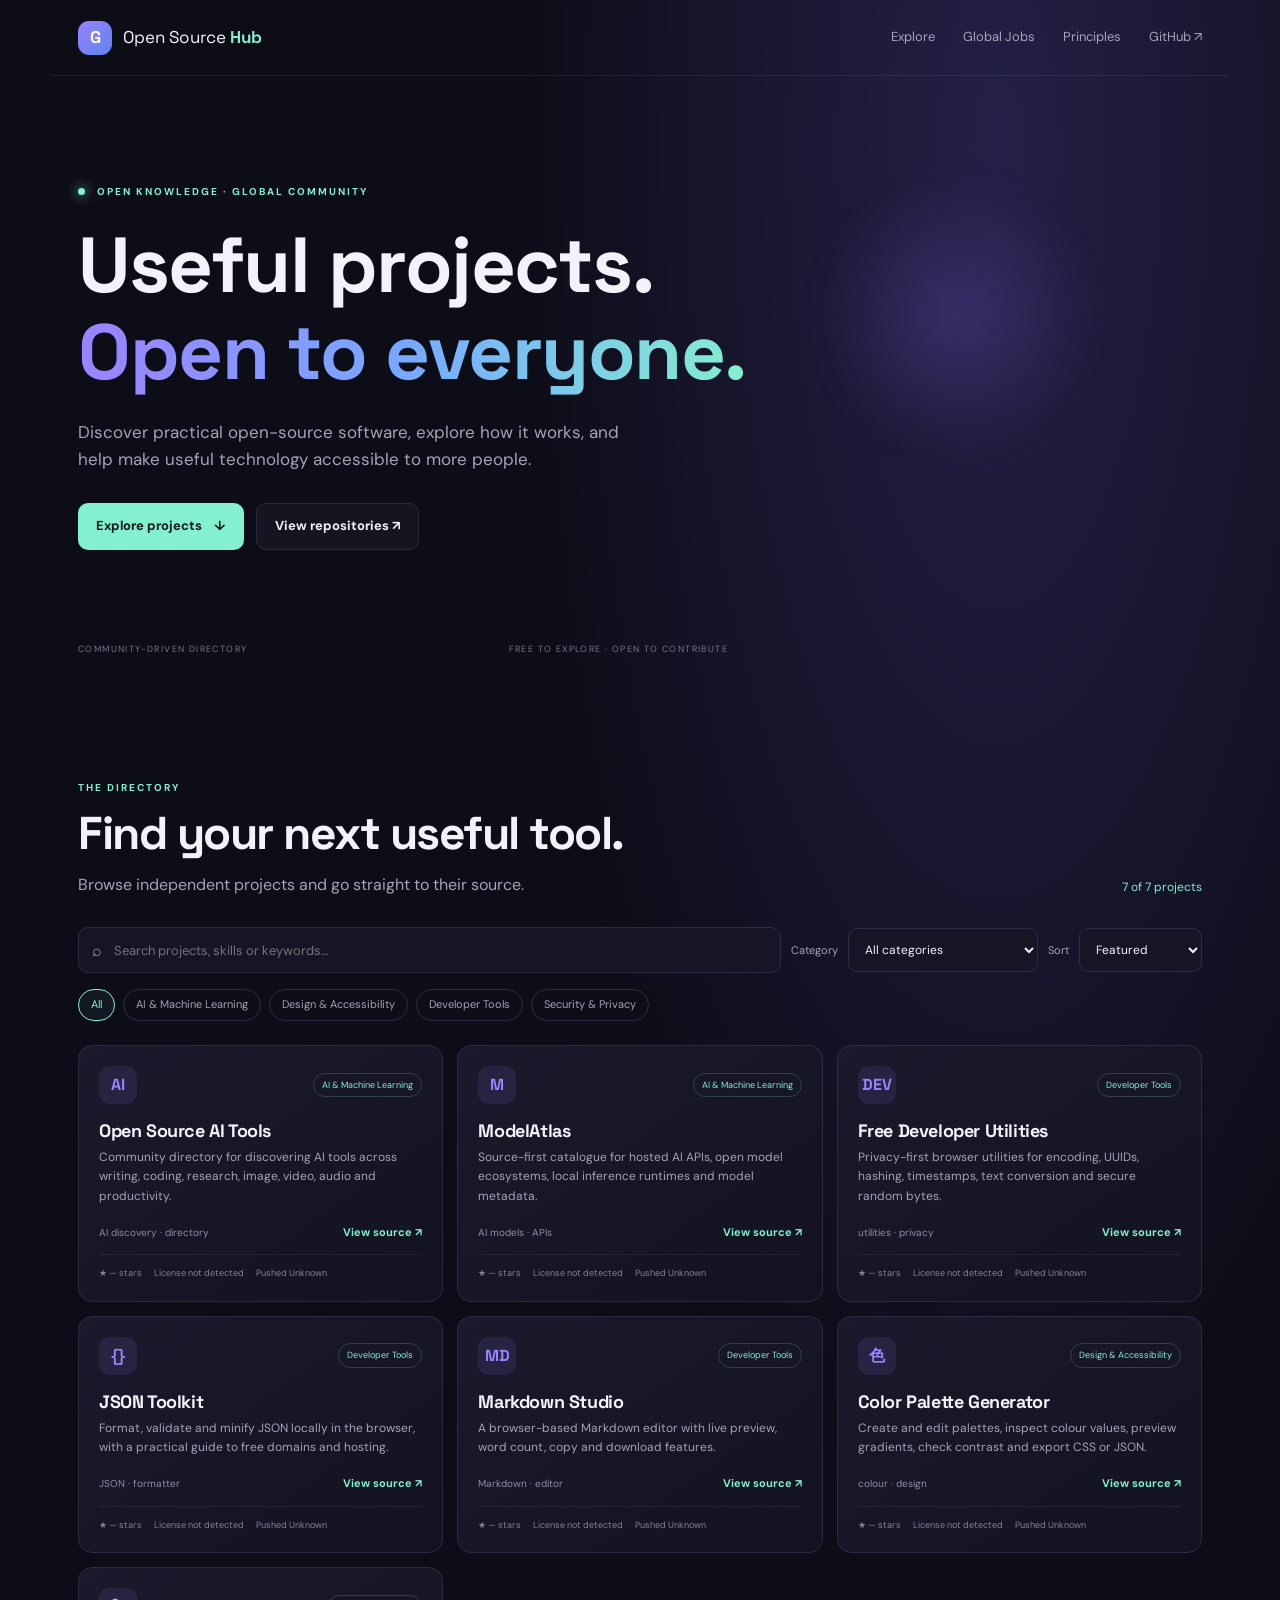
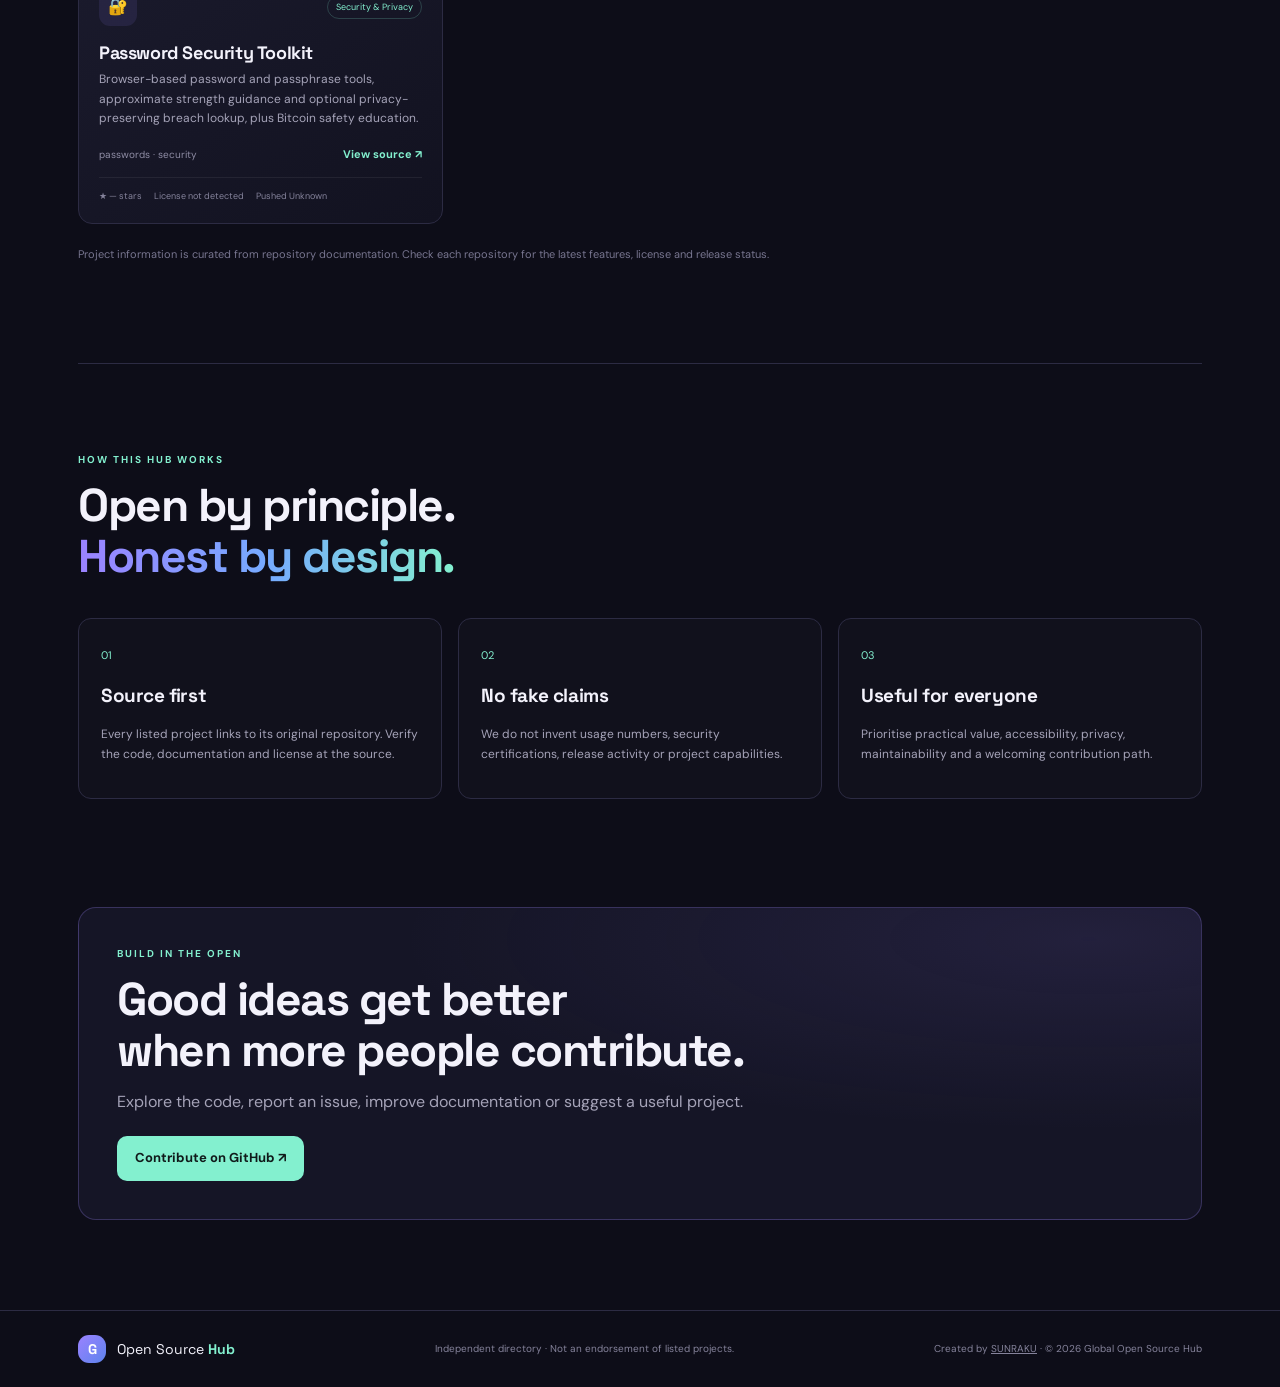
<file: index.html>
<!doctype html>
<html lang="en">
<head>
  <meta charset="utf-8">
  <meta name="viewport" content="width=device-width,initial-scale=1">
  <meta name="theme-color" content="#10101d">
  <meta name="author" content="SUNRAKU">
  <meta name="creator" content="SUNRAKU">
  <meta property="article:author" content="SUNRAKU">
  <meta name="description" content="Discover practical open-source software from projects and package ecosystems around the world. Explore original source code, learn, and contribute.">
  <meta name="robots" content="index,follow,max-image-preview:large">
  <link rel="canonical" href="https://shanraku.github.io/global-open-source-hub/">
  <meta property="og:url" content="https://shanraku.github.io/global-open-source-hub/">
  <meta property="og:site_name" content="Global Open Source Hub">
  <meta property="og:locale" content="en_US">
  <meta name="twitter:card" content="summary">
  <meta name="twitter:title" content="Global Open Source Hub — Useful projects, open to everyone">
  <meta name="twitter:description" content="Discover practical open-source software. Explore original source code, learn, and contribute.">
  <meta property="og:title" content="Global Open Source Hub">
  <meta property="og:description" content="Discover practical open-source software. Explore original source code, learn, and contribute.">
  <meta property="og:type" content="website">
  <title>Global Open Source Hub — Discover useful open source</title>
  <link rel="icon" href="assets/favicon.svg" type="image/svg+xml">
  <link rel="stylesheet" href="styles.css">
  <script src="app.js" defer></script>
  <meta name="google-site-verification" content="CHSGSYRgj4PgkENxu9YtQYdabN1Q0On08Z9cTNBRrnU" />
</head>
<body>
  <a class="skip-link" href="#projects">Skip to projects</a>
  <header class="site-header">
    <a class="brand" href="#" aria-label="Global Open Source Hub home"><span class="brand-mark">G</span><span>Open Source <b>Hub</b></span></a>
    <nav aria-label="Main navigation"><a href="#projects">Explore</a><a href="jobs.html">Global Jobs</a><a href="#principles">Principles</a><a href="https://github.com/shanraku/global-open-source-hub" target="_blank" rel="noopener noreferrer">GitHub ↗</a></nav>
  </header>
  <main>
    <section class="hero">
      <div class="eyebrow"><span class="pulse"></span> OPEN KNOWLEDGE · GLOBAL COMMUNITY</div>
      <h1>Useful projects.<br><span>Open to everyone.</span></h1>
      <p class="hero-copy">Discover practical open-source software, explore how it works, and help make useful technology accessible to more people.</p>
      <div class="hero-actions"><a class="button primary" href="#projects">Explore projects <span aria-hidden="true">↓</span></a><a class="button secondary" href="https://github.com/shanraku" target="_blank" rel="noopener noreferrer">View repositories ↗</a></div>
      <div class="hero-foot"><span>COMMUNITY-DRIVEN DIRECTORY</span><span>FREE TO EXPLORE · OPEN TO CONTRIBUTE</span></div>
    </section>
    <section class="directory section" id="projects">
      <div class="section-heading"><div><div class="eyebrow">THE DIRECTORY</div><h2>Find your next useful tool.</h2><p>Browse independent projects and go straight to their source.</p></div><span class="count" id="project-count" aria-live="polite">Loading projects…</span></div>
      <div class="controls"><label class="search-wrap"><span aria-hidden="true">⌕</span><input id="search" type="search" placeholder="Search projects, skills or keywords…" autocomplete="off"></label><label class="filter-label" for="category">Category</label><select id="category"><option value="all">All categories</option></select><label class="filter-label" for="sort">Sort</label><select id="sort"><option value="featured">Featured</option><option value="az">Name A–Z</option></select></div>
      <div class="chips" id="category-chips" aria-label="Quick category filters"></div>
      <div class="project-grid" id="project-grid" aria-live="polite"><p class="loading">Loading the open-source directory…</p></div>
      <p class="empty" id="empty-state" hidden>No matching projects. Try another search or category.</p>
      <p class="directory-note">Project information is curated from repository documentation. Check each repository for the latest features, license and release status.</p>
    </section>
    <section class="principles section" id="principles">
      <div class="eyebrow">HOW THIS HUB WORKS</div><h2>Open by principle.<br><span>Honest by design.</span></h2>
      <div class="principle-grid">
        <article><span>01</span><h3>Source first</h3><p>Every listed project links to its original repository. Verify the code, documentation and license at the source.</p></article>
        <article><span>02</span><h3>No fake claims</h3><p>We do not invent usage numbers, security certifications, release activity or project capabilities.</p></article>
        <article><span>03</span><h3>Useful for everyone</h3><p>Prioritise practical value, accessibility, privacy, maintainability and a welcoming contribution path.</p></article>
      </div>
    </section>
    <section class="join">
      <div><div class="eyebrow">BUILD IN THE OPEN</div><h2>Good ideas get better<br>when more people contribute.</h2><p>Explore the code, report an issue, improve documentation or suggest a useful project.</p></div>
      <a class="button primary" href="https://github.com/shanraku/global-open-source-hub" target="_blank" rel="noopener noreferrer">Contribute on GitHub ↗</a>
    </section>
  </main>
  <footer><a class="brand" href="#"><span class="brand-mark">G</span><span>Open Source <b>Hub</b></span></a><p>Independent directory · Not an endorsement of listed projects.</p><span>Created by <a href="https://github.com/shanraku" target="_blank" rel="noopener noreferrer">SUNRAKU</a> · © <span id="year"></span> Global Open Source Hub</span></footer>
</body>
</html>
</file>
<file: styles.css>
@import url('https://fonts.googleapis.com/css2?family=DM+Sans:wght@400;500;600;700&family=Space+Grotesk:wght@400;500;600;700&display=swap');
:root{color-scheme:dark;--bg:#0d0d18;--panel:#151526;--panel2:#1b1b30;--text:#f3f2fb;--muted:#a5a3b8;--line:#2c2b43;--purple:#9b82ff;--mint:#83f0cf;--blue:#76aaff}
*{box-sizing:border-box}html{scroll-behavior:smooth;scroll-padding-top:88px}body{margin:0;background:radial-gradient(ellipse at 78% 5%,#242047 0,transparent 34%),var(--bg);color:var(--text);font-family:'DM Sans',sans-serif;line-height:1.6}a{color:inherit}.skip-link{position:absolute;left:-999px;top:8px;background:var(--mint);color:#10101d;padding:8px 12px;z-index:10}.skip-link:focus{left:8px}.site-header{height:76px;max-width:1180px;padding:0 28px;margin:auto;display:flex;align-items:center;justify-content:space-between;border-bottom:1px solid #ffffff12}.brand{display:inline-flex;align-items:center;gap:11px;text-decoration:none;font-family:'Space Grotesk',sans-serif;font-size:17px}.brand b{color:var(--mint)}.brand-mark{width:34px;height:34px;display:grid;place-items:center;border-radius:11px;background:linear-gradient(135deg,var(--purple),#5d83ed);font-weight:700;color:white}.site-header nav{display:flex;gap:28px}.site-header nav a{text-decoration:none;color:var(--muted);font-size:13px}.site-header nav a:hover{color:var(--mint)}main{max-width:1180px;margin:auto;padding:0 28px}.hero{min-height:510px;padding:108px 0 36px;position:relative}.hero:after{content:"";position:absolute;width:290px;height:290px;right:9%;top:95px;border-radius:50%;background:radial-gradient(circle,#7861d744,transparent 68%);filter:blur(15px);pointer-events:none}.eyebrow{font-size:10px;letter-spacing:2px;font-weight:700;color:var(--mint)}.pulse{display:inline-block;width:7px;height:7px;background:var(--mint);border-radius:50%;margin-right:8px;box-shadow:0 0 12px var(--mint)}h1,h2,h3{font-family:'Space Grotesk',sans-serif;line-height:1.12;letter-spacing:-1.5px}h1{font-size:clamp(48px,7vw,78px);margin:22px 0;max-width:760px}h1 span,.principles h2 span{background:linear-gradient(90deg,var(--purple),var(--blue),var(--mint));color:transparent;background-clip:text}.hero-copy{max-width:570px;color:var(--muted);font-size:17px}.hero-actions{display:flex;gap:12px;margin-top:30px}.button{display:inline-flex;align-items:center;gap:12px;padding:12px 18px;border-radius:10px;text-decoration:none;font-size:13px;font-weight:700;transition:transform .2s,filter .2s}.button:hover{transform:translateY(-2px);filter:brightness(1.08)}.primary{background:var(--mint);color:#101a1a}.secondary{border:1px solid var(--line);background:#ffffff08}.hero-foot{display:flex;justify-content:space-between;max-width:650px;margin-top:92px;color:#77758f;font-size:9px;letter-spacing:1.4px}.section{padding:88px 0}.section-heading{display:flex;justify-content:space-between;align-items:end;gap:20px}.section h2,.join h2{font-size:clamp(32px,4vw,46px);margin:12px 0}.section-heading p,.join p{color:var(--muted);margin:0}.count{color:var(--mint);font-size:12px;white-space:nowrap}.controls{display:flex;align-items:center;gap:10px;margin:30px 0 15px;flex-wrap:wrap}.search-wrap{display:flex;align-items:center;gap:10px;flex:1;min-width:220px;background:var(--panel);border:1px solid var(--line);border-radius:10px;padding:0 13px;color:var(--muted)}.search-wrap input{width:100%;height:44px;background:transparent;border:0;outline:0;color:var(--text);font:inherit;font-size:13px}.filter-label{font-size:11px;color:var(--muted)}select{height:44px;background:var(--panel);border:1px solid var(--line);border-radius:9px;padding:0 30px 0 12px;color:var(--text);font:inherit;font-size:12px}.chips{display:flex;gap:8px;flex-wrap:wrap;margin:16px 0 24px}.chip{border:1px solid var(--line);background:transparent;color:var(--muted);border-radius:99px;padding:6px 12px;font:inherit;font-size:11px;cursor:pointer}.chip.active,.chip:hover{border-color:var(--mint);color:var(--mint);background:#83f0cf0d}.project-grid{display:grid;grid-template-columns:repeat(3,minmax(0,1fr));gap:14px}.project-card{background:linear-gradient(145deg,#1a1a2c,#121220);border:1px solid var(--line);border-radius:14px;padding:20px;display:flex;flex-direction:column;min-height:225px;transition:border-color .2s,transform .2s}.project-card:hover{border-color:#8272ce;transform:translateY(-3px)}.card-top{display:flex;justify-content:space-between;align-items:center;gap:8px}.project-icon{width:38px;height:38px;border-radius:11px;display:grid;place-items:center;background:#9b82ff1b;color:var(--purple);font-family:'Space Grotesk';font-weight:700}.tag{font-size:9px;color:var(--mint);border:1px solid #83f0cf33;border-radius:99px;padding:4px 8px}.project-card h3{font-size:18px;letter-spacing:-.4px;margin:17px 0 7px}.project-card p{font-size:12px;color:var(--muted);margin:0 0 18px}.card-bottom{display:flex;justify-content:space-between;align-items:center;gap:10px;margin-top:auto}.card-bottom span{font-size:10px;color:#8f8da5}.card-bottom a{font-size:11px;color:var(--mint);text-decoration:none;font-weight:700}.loading,.empty{color:var(--muted);padding:25px}.directory-note{color:#77758f;font-size:11px;margin-top:22px}.principles{border-top:1px solid var(--line)}.principle-grid{display:grid;grid-template-columns:repeat(3,1fr);gap:16px;margin-top:35px}.principle-grid article{border:1px solid var(--line);border-radius:13px;padding:22px;background:#ffffff04}.principle-grid article>span{color:var(--mint);font-size:11px}.principle-grid h3{font-size:19px;letter-spacing:-.4px}.principle-grid p{font-size:12px;color:var(--muted)}.join{margin:20px 0 90px;padding:38px;border:1px solid #8d7ae34a;border-radius:18px;background:radial-gradient(ellipse at 90% 10%,#6555a82b,transparent 48%),var(--panel)}.join .button{margin-top:22px}footer{border-top:1px solid var(--line);padding:24px max(28px,calc((100% - 1124px)/2));display:flex;align-items:center;justify-content:space-between;gap:18px;color:#85839b;font-size:10px}footer .brand{color:var(--text);font-size:14px}footer .brand-mark{width:28px;height:28px}footer p{margin:0}@media(max-width:800px){.project-grid{grid-template-columns:repeat(2,minmax(0,1fr))}.hero{padding-top:80px}.hero-foot{margin-top:65px}.principle-grid{grid-template-columns:1fr}}@media(max-width:560px){.site-header{padding:0 18px}.site-header nav{gap:14px}.site-header nav a{font-size:11px}main{padding:0 18px}.hero{min-height:470px;padding-top:72px}h1{font-size:52px}.hero-copy{font-size:15px}.hero-foot{font-size:8px;gap:20px}.section{padding:65px 0}.section-heading{align-items:start;flex-direction:column}.controls{align-items:stretch}.search-wrap{flex-basis:100%}.filter-label{display:none}select{flex:1}.project-grid{grid-template-columns:1fr}.project-card{min-height:195px}.join{padding:25px;margin-bottom:60px}footer{padding:22px 18px;flex-wrap:wrap}footer p{order:3;flex-basis:100%}}@media(prefers-reduced-motion:reduce){*,*:before,*:after{scroll-behavior:auto!important;transition:none!important;animation:none!important}}
.repo-meta{display:flex;flex-wrap:wrap;gap:7px 12px;margin-top:13px;padding-top:11px;border-top:1px solid #ffffff10;color:#85839b;font-size:9px}.repo-meta span{white-space:nowrap}
</file>
